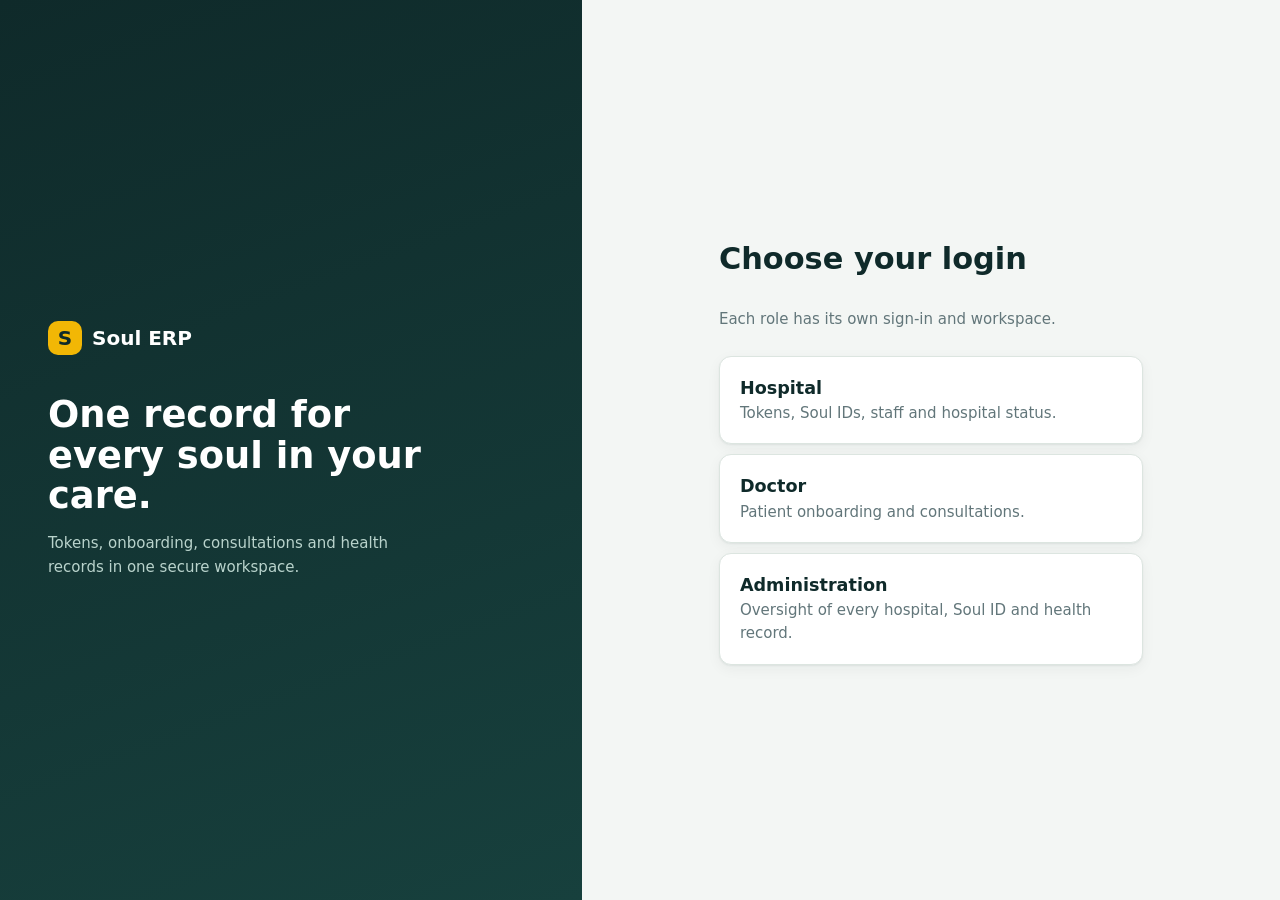
<file: index.html>
<!DOCTYPE html>
<html lang="en">
<head>
<meta charset="utf-8">
<meta name="viewport" content="width=device-width, initial-scale=1">
<meta http-equiv="Content-Security-Policy" content="default-src 'none'; style-src 'self' https://fonts.googleapis.com; font-src https://fonts.gstatic.com; base-uri 'none'">
<title>Soul ERP</title>
<link rel="stylesheet" href="https://fonts.googleapis.com/css2?family=Bricolage+Grotesque:wght@600;800&display=swap">
<link rel="stylesheet" href="styles.css">
</head>
<body>
<div class="auth">
<aside class="auth-brand"><div class="brand"><span class="logo">S</span>Soul ERP</div><h2>One record for every soul in your care.</h2><p>Tokens, onboarding, consultations and health records in one secure workspace.</p></aside>
<div class="auth-form">
<h1>Choose your login</h1><p class="muted">Each role has its own sign-in and workspace.</p>
<a class="choose" href="hospital.html"><b>Hospital</b><span>Tokens, Soul IDs, staff and hospital status.</span></a>
<a class="choose" href="doctor.html"><b>Doctor</b><span>Patient onboarding and consultations.</span></a>
<a class="choose" href="administration.html"><b>Administration</b><span>Oversight of every hospital, Soul ID and health record.</span></a>
</div>
</div>
</body>
</html>
</file>
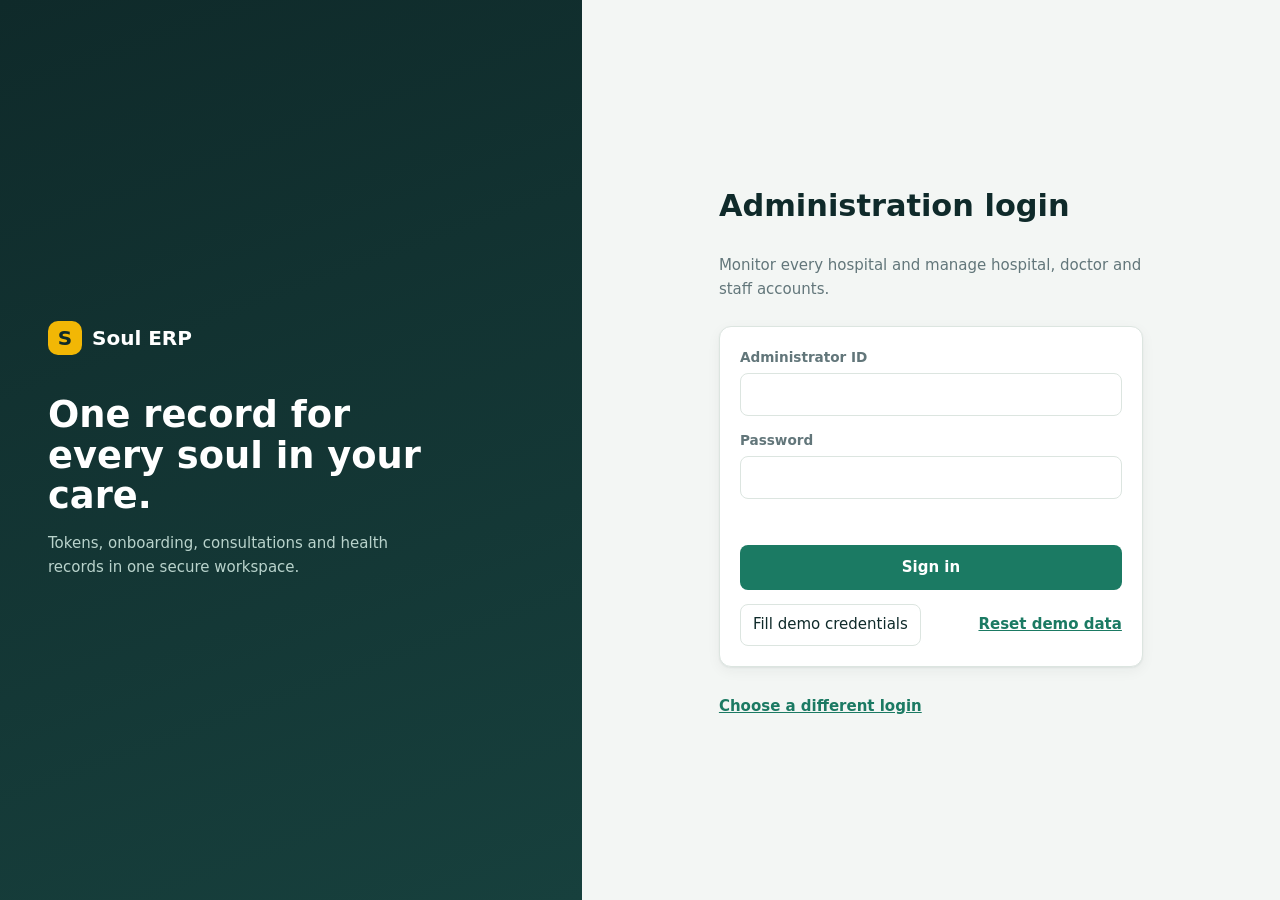
<file: administration.html>
<!DOCTYPE html>
<html lang="en">
<head>
<meta charset="utf-8">
<meta name="viewport" content="width=device-width, initial-scale=1">
<meta http-equiv="Content-Security-Policy" content="default-src 'none'; script-src 'self'; style-src 'self' https://fonts.googleapis.com; font-src https://fonts.gstatic.com; base-uri 'none'; form-action 'none'">
<meta name="referrer" content="no-referrer">
<title>Soul ERP | Administration login</title>
<link rel="preconnect" href="https://fonts.googleapis.com">
<link rel="stylesheet" href="https://fonts.googleapis.com/css2?family=Bricolage+Grotesque:wght@600;800&display=swap">
<link rel="stylesheet" href="styles.css">
</head>
<body data-portal="super">
<div id="app" aria-live="polite"></div>
<noscript>This application needs JavaScript.</noscript>
<script src="app.js" defer></script>
</body>
</html>
</file>
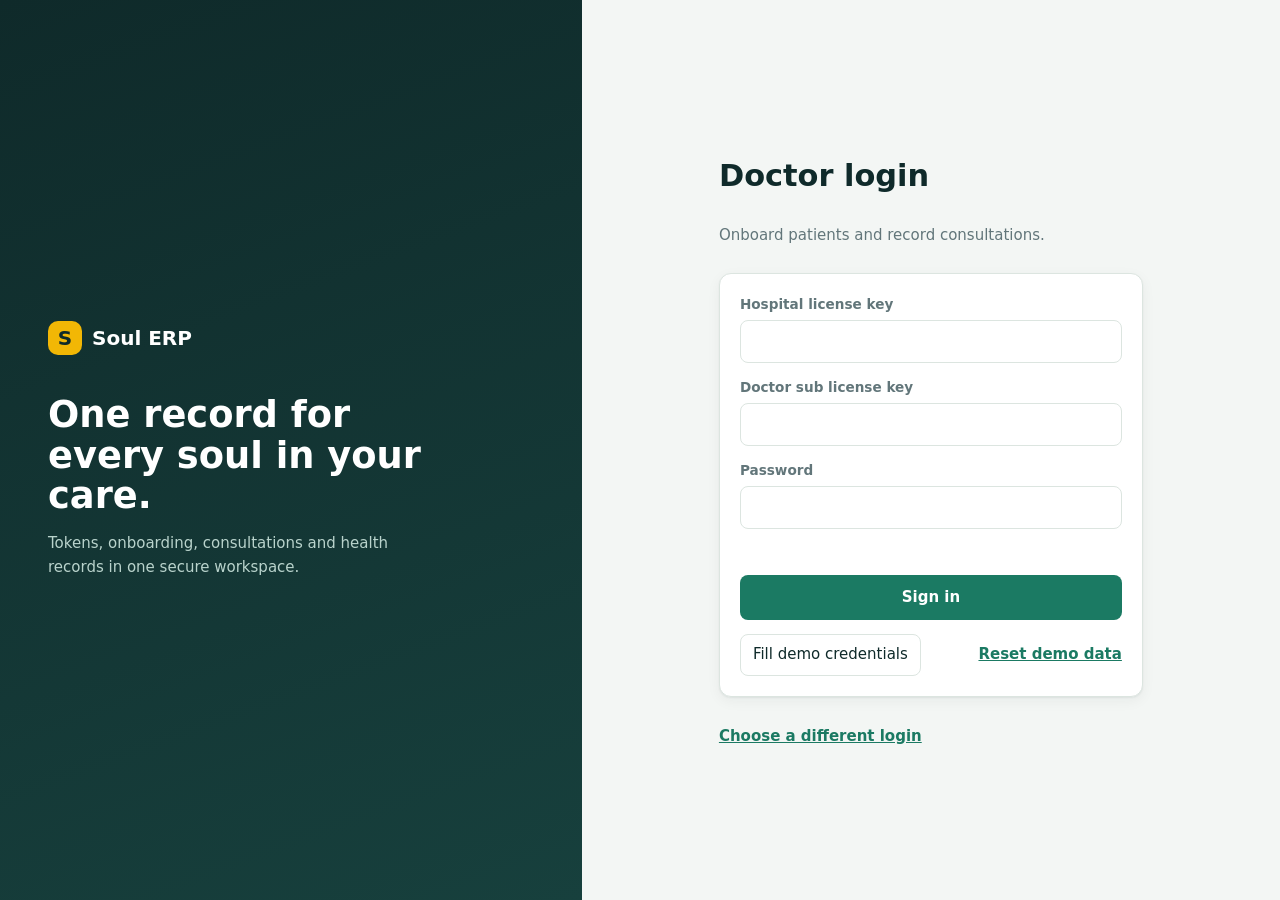
<file: doctor.html>
<!DOCTYPE html>
<html lang="en">
<head>
<meta charset="utf-8">
<meta name="viewport" content="width=device-width, initial-scale=1">
<meta http-equiv="Content-Security-Policy" content="default-src 'none'; script-src 'self'; style-src 'self' https://fonts.googleapis.com; font-src https://fonts.gstatic.com; base-uri 'none'; form-action 'none'">
<meta name="referrer" content="no-referrer">
<title>Soul ERP | Doctor login</title>
<link rel="preconnect" href="https://fonts.googleapis.com">
<link rel="stylesheet" href="https://fonts.googleapis.com/css2?family=Bricolage+Grotesque:wght@600;800&display=swap">
<link rel="stylesheet" href="styles.css">
</head>
<body data-portal="doctor">
<div id="app" aria-live="polite"></div>
<noscript>This application needs JavaScript.</noscript>
<script src="app.js" defer></script>
</body>
</html>
</file>
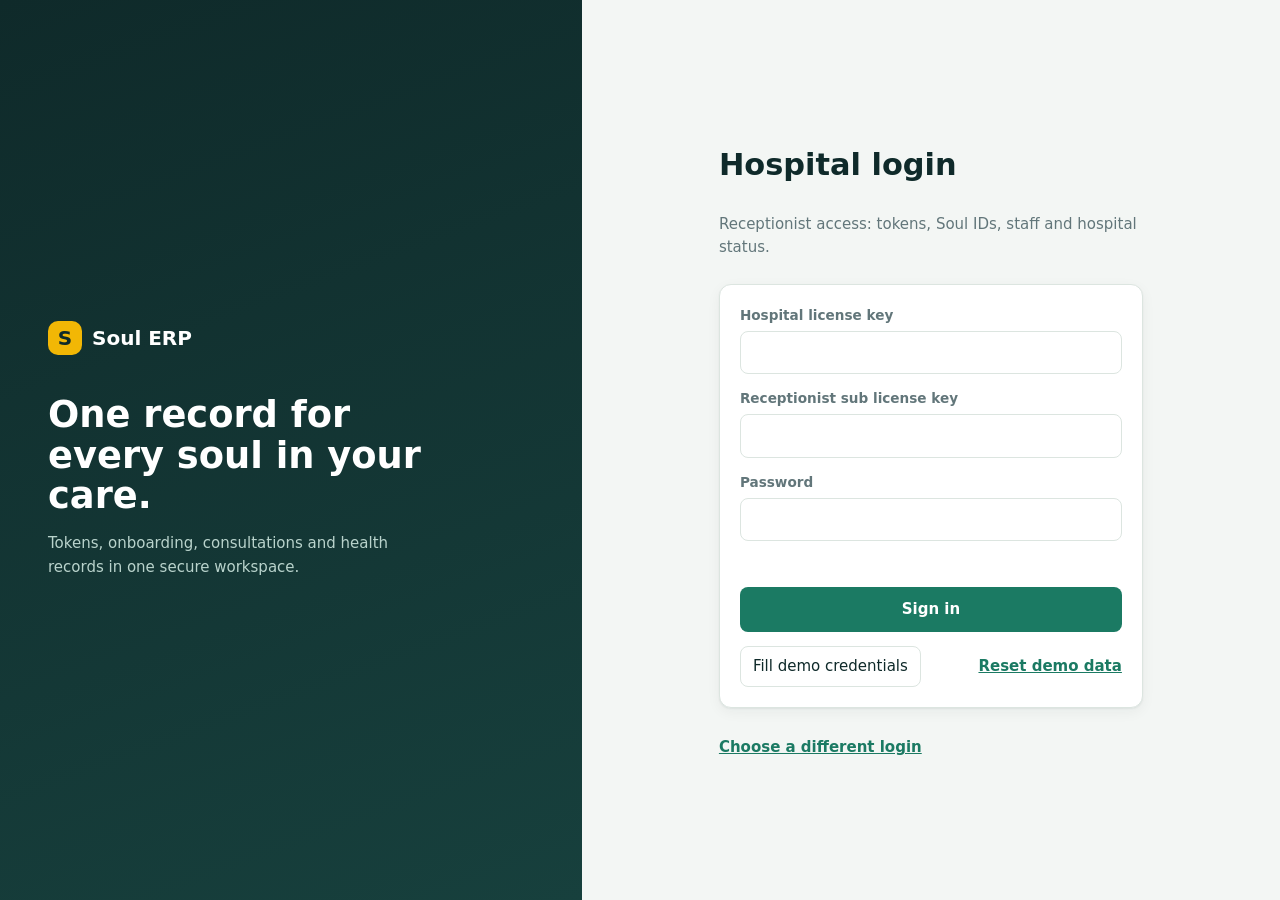
<file: hospital.html>
<!DOCTYPE html>
<html lang="en">
<head>
<meta charset="utf-8">
<meta name="viewport" content="width=device-width, initial-scale=1">
<meta http-equiv="Content-Security-Policy" content="default-src 'none'; script-src 'self'; style-src 'self' https://fonts.googleapis.com; font-src https://fonts.gstatic.com; base-uri 'none'; form-action 'none'">
<meta name="referrer" content="no-referrer">
<title>Soul ERP | Hospital login</title>
<link rel="preconnect" href="https://fonts.googleapis.com">
<link rel="stylesheet" href="https://fonts.googleapis.com/css2?family=Bricolage+Grotesque:wght@600;800&display=swap">
<link rel="stylesheet" href="styles.css">
</head>
<body data-portal="admin">
<div id="app" aria-live="polite"></div>
<noscript>This application needs JavaScript.</noscript>
<script src="app.js" defer></script>
</body>
</html>
</file>
<file: styles.css>
:root{--ink:#0f2a2a;--ink2:#17403d;--bg:#f3f6f4;--panel:#fff;--line:#dce5e0;--green:#1b7a63;--green2:#145e4d;--mint:#e3f2ec;--amber:#f2b705;--red:#b3362d;--mut:#62767a;--r:12px;--sh:0 1px 2px rgba(15,42,42,.06),0 4px 14px rgba(15,42,42,.05)}
*{box-sizing:border-box}
body{margin:0;background:var(--bg);color:var(--ink);font:15px/1.55 system-ui,-apple-system,"Segoe UI",Roboto,sans-serif;-webkit-font-smoothing:antialiased}
h1,h2,.brand,.token,.stat b{font-family:"Bricolage Grotesque",system-ui,sans-serif}
a{color:var(--green);font-weight:600}
.muted{color:var(--mut)}.pad{padding:24px}.scroll{overflow-x:auto}
.err{color:var(--red);font-weight:600;min-height:1.2em;margin:0}

/* login and landing */
.auth{display:grid;grid-template-columns:minmax(300px,5fr) 6fr;min-height:100vh}
.auth-brand{background:linear-gradient(160deg,var(--ink) 0%,var(--ink2) 100%);color:#fff;padding:48px;display:flex;flex-direction:column;justify-content:center;gap:16px}
.auth-brand h2{font-size:2.3rem;line-height:1.1;margin:24px 0 0;max-width:15ch}
.auth-brand p{color:#b9d3cc;max-width:36ch;margin:0}
.auth-form{display:flex;flex-direction:column;justify-content:center;gap:10px;padding:48px;max-width:520px;width:100%;margin:0 auto}
.auth-form h1{font-size:1.9rem;margin:0}
.auth-form form{display:flex;flex-direction:column;gap:14px}
.brand{display:flex;align-items:center;gap:10px;font-weight:800;font-size:1.25rem}
.logo{display:grid;place-items:center;width:34px;height:34px;border-radius:10px;background:var(--amber);color:var(--ink);font-weight:800}
.choose{display:block;background:var(--panel);border:1px solid var(--line);border-radius:var(--r);padding:18px 20px;color:var(--ink);text-decoration:none;box-shadow:var(--sh);transition:.15s}
.choose:hover{border-color:var(--green);transform:translateY(-2px)}
.choose b{display:block;font-size:1.1rem}.choose span{color:var(--mut);font-weight:400}

/* app shell */
.shell{display:grid;grid-template-columns:250px 1fr;min-height:100vh}
.side{background:var(--ink);color:#fff;padding:20px 14px;display:flex;flex-direction:column;gap:20px;position:sticky;top:0;height:100vh}
.side nav{display:flex;flex-direction:column;gap:2px;flex:1;overflow-y:auto}
.side nav button{border:0;background:none;color:#a9c4bd;text-align:left;padding:10px 12px;border-radius:8px;cursor:pointer;font:inherit}
.side nav button:hover{background:rgba(255,255,255,.07);color:#fff}
.side nav button.act{background:var(--green);color:#fff;font-weight:600}
.user{display:flex;flex-direction:column;gap:6px;padding-top:14px;border-top:1px solid rgba(255,255,255,.12)}
.user small{color:#a9c4bd}
.user .ghost{color:#fff;border-color:rgba(255,255,255,.35);margin-top:6px}
.user .ghost:hover{background:rgba(255,255,255,.1)}
.bar{display:flex;align-items:center;justify-content:space-between;gap:12px;flex-wrap:wrap;padding:16px 28px;background:var(--panel);border-bottom:1px solid var(--line)}
.bar h1{margin:0;font-size:1.4rem}.bar-r{display:flex;align-items:center;gap:12px}.hname{color:var(--mut)}
.ctx{flex-direction:row;align-items:center;gap:8px}
main{max-width:1060px;padding:24px 28px}

/* components */
.card{background:var(--panel);border:1px solid var(--line);border-radius:var(--r);padding:20px;margin-bottom:18px;box-shadow:var(--sh)}
h2{margin:0 0 14px;font-size:1.1rem}
.grid{display:grid;grid-template-columns:repeat(auto-fit,minmax(210px,1fr));gap:14px;align-items:end}
label{display:flex;flex-direction:column;gap:5px;font-size:.85rem;font-weight:600;color:var(--mut)}
input,select,textarea{font:inherit;font-weight:400;padding:10px 12px;border:1px solid var(--line);border-radius:8px;color:var(--ink);background:#fff;width:100%;transition:.15s}
input:hover,select:hover,textarea:hover{border-color:#b9c9c2}
input:focus,select:focus,textarea:focus{outline:0;border-color:var(--green);box-shadow:0 0 0 3px rgba(27,122,99,.18)}
label:has(textarea){grid-column:1/-1}textarea{resize:vertical}
button{font:inherit;cursor:pointer}
.btn{background:var(--green);color:#fff;border:0;border-radius:8px;padding:11px 18px;font-weight:600;transition:.15s}
.btn:hover{background:var(--green2)}.btn:disabled{opacity:.6;cursor:wait}
.ghost{background:none;border:1px solid var(--line);color:inherit;border-radius:8px;padding:8px 12px}
.sm{padding:5px 11px;font-size:.84rem;background:#fff;color:var(--ink);border:1px solid var(--line);border-radius:7px;margin:0 6px 4px 0;transition:.15s}
.sm:hover{border-color:var(--green);background:var(--mint)}
.sm.danger{color:var(--red)}.sm.danger:hover{background:#fbe9e7;border-color:var(--red)}
table{width:100%;border-collapse:collapse;font-size:.9rem}
th{text-align:left;padding:10px;font-size:.78rem;text-transform:uppercase;letter-spacing:.04em;color:var(--mut);background:#f7faf8;border-bottom:1px solid var(--line)}
td{padding:11px 10px;border-bottom:1px solid var(--line);vertical-align:top}
tr:hover td{background:#fafcfb}
.badge{display:inline-block;padding:2px 11px;border-radius:99px;font-size:.78rem;font-weight:700}
.badge.on{background:#d3f0e0;color:#0c5233}.badge.off{background:#f8dcd8;color:#7a1d15}.badge.warn{background:#fdefc0;color:#6b4e00}
.token{font-size:5rem;font-weight:800;line-height:1;background:var(--amber);color:var(--ink);display:inline-block;padding:14px 32px;border-radius:16px;margin:6px 0 12px}
.stats{display:grid;grid-template-columns:repeat(auto-fit,minmax(125px,1fr));gap:14px;margin-bottom:18px}
.stat{background:var(--panel);border:1px solid var(--line);border-radius:var(--r);padding:16px 18px;box-shadow:var(--sh);border-left:4px solid var(--green)}
.stat b{display:block;font-size:2rem;line-height:1.1}.stat span{color:var(--mut);font-size:.85rem}
dl{display:grid;grid-template-columns:max-content 1fr;gap:6px 18px;margin:0 0 14px}dt{color:var(--mut);font-weight:600}dd{margin:0}
.toast{position:fixed;bottom:22px;left:50%;transform:translateX(-50%);background:var(--red);color:#fff;padding:12px 20px;border-radius:10px;z-index:9;box-shadow:var(--sh);max-width:90vw}
.toast.ok{background:var(--green)}
:focus-visible{outline:3px solid var(--amber);outline-offset:2px}

@media(max-width:860px){
 .auth{grid-template-columns:1fr}.auth-brand{padding:28px}.auth-brand h2{font-size:1.6rem;margin-top:8px}.auth-form{padding:28px}
 .shell{grid-template-columns:1fr}.side{position:static;height:auto;padding:12px}.side nav{flex-direction:row;overflow-x:auto;flex:none}.side nav button{white-space:nowrap}.user{flex-direction:row;align-items:center;flex-wrap:wrap;border:0;padding:0}
 main{padding:16px}.bar{padding:14px 16px}.token{font-size:3.5rem}}

/* dashboard and login extras */
.row{display:flex;justify-content:space-between;align-items:center;gap:10px;margin-top:14px;flex-wrap:wrap}
.small{font-size:.82rem}
.two{display:grid;grid-template-columns:minmax(260px,1fr) 1.4fr;gap:18px;align-items:start}
.hcards{display:grid;gap:12px}
.hcard{border:1px solid var(--line);border-radius:10px;padding:14px;background:#fbfdfc}
.hc-top{display:flex;justify-content:space-between;align-items:center;gap:8px}
.mini{display:grid;grid-template-columns:repeat(4,1fr);gap:8px;margin-top:10px}
.mini .stat{padding:8px 10px;box-shadow:none;border-left-width:3px}.mini .stat b{font-size:1.3rem}.mini .stat span{font-size:.72rem}
.chart{display:flex;align-items:flex-end;gap:10px;height:170px;padding-top:8px}
.chart .col{flex:1;display:flex;flex-direction:column;justify-content:flex-end;align-items:center;gap:4px;height:100%}
.chart i{display:block;width:100%;min-height:3px;background:linear-gradient(var(--green),#4fb597);border-radius:6px 6px 2px 2px}
.chart span{font-weight:700;font-size:.85rem}.chart small{color:var(--mut)}
@media(max-width:1000px){.two{grid-template-columns:1fr}}
</file>
